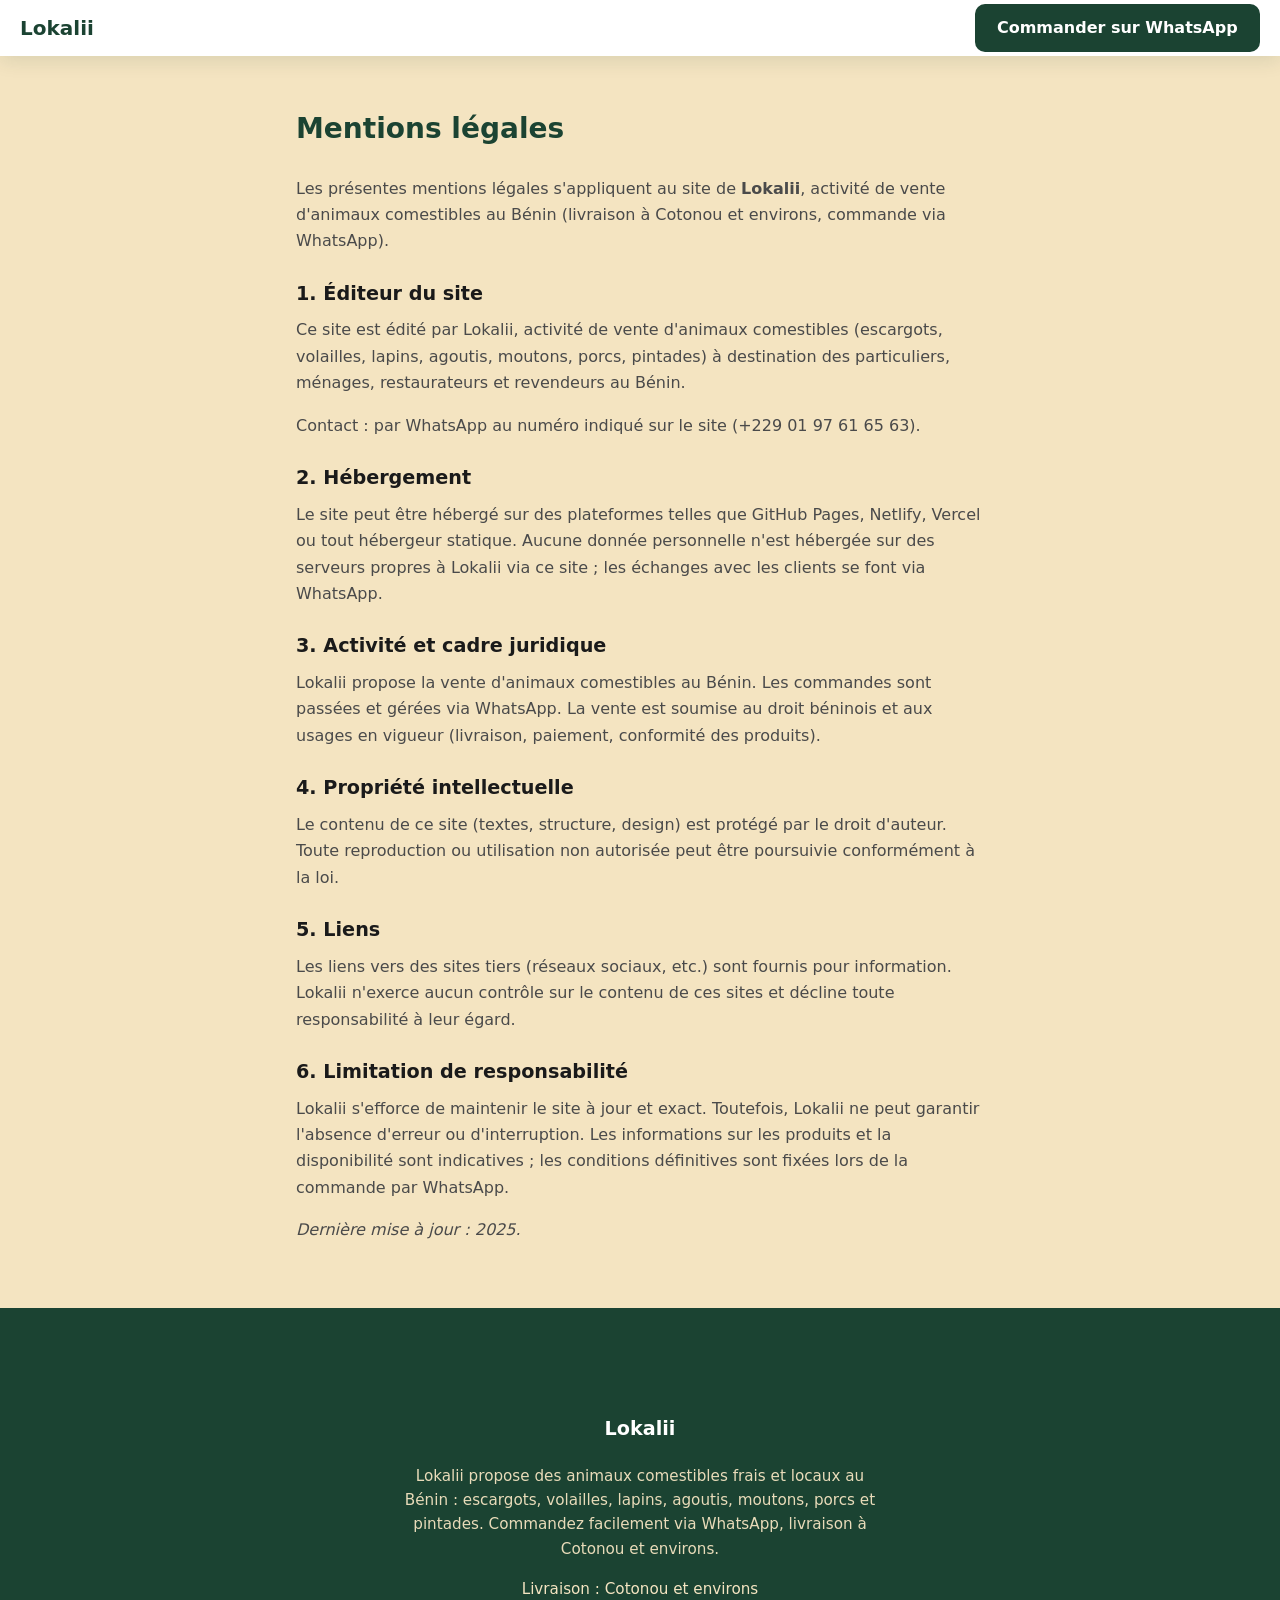
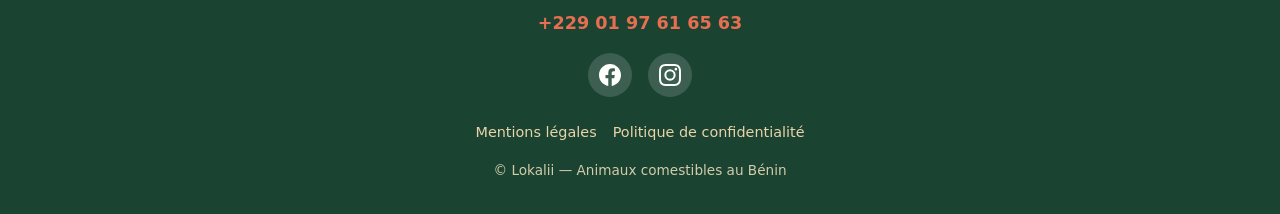
<file: mentions-legales.html>
<!DOCTYPE html>
<html lang="fr">
<head>
  <meta charset="UTF-8">
  <meta name="viewport" content="width=device-width, initial-scale=1.0">
  <meta name="description" content="Mentions légales — Lokalii, vente d'animaux comestibles au Bénin.">
  <title>Mentions légales — Lokalii</title>
  <link rel="stylesheet" href="style.css">
  <style>
    .legal-page { padding-top: calc(var(--nav-height) + 2rem); padding-bottom: 3rem; }
    .legal-page .container { max-width: 720px; }
    .legal-page h1 { font-size: 1.75rem; margin-bottom: 1.5rem; color: var(--green); }
    .legal-page h2 { font-size: 1.2rem; margin: 1.5rem 0 0.5rem; color: var(--text); }
    .legal-page p, .legal-page ul { margin: 0 0 1rem; color: var(--text-muted); line-height: 1.65; }
    .legal-page ul { padding-left: 1.25rem; }
  </style>
</head>
<body>
  <header class="navbar" id="navbar">
    <a href="index.html" class="navbar__logo">
      <span class="navbar__logo-wrap">
        <object data="images/logo.pdf" type="application/pdf" class="navbar__logo-pdf" aria-label="Lokalii" title="Lokalii"><span class="navbar__logo-text">Lokalii</span></object>
      </span>
    </a>
    <a href="https://wa.me/2290197616563?text=Bonjour%2C%20j'aimerais%20avoir%20des%20informations%20sur%20vos%20produits." class="navbar__cta btn btn--whatsapp" target="_blank" rel="noopener noreferrer" aria-label="Commander sur WhatsApp">Commander sur WhatsApp</a>
  </header>

  <main class="legal-page">
    <div class="container">
      <h1>Mentions légales</h1>
      <p>Les présentes mentions légales s'appliquent au site de <strong>Lokalii</strong>, activité de vente d'animaux comestibles au Bénin (livraison à Cotonou et environs, commande via WhatsApp).</p>

      <h2>1. Éditeur du site</h2>
      <p>Ce site est édité par Lokalii, activité de vente d'animaux comestibles (escargots, volailles, lapins, agoutis, moutons, porcs, pintades) à destination des particuliers, ménages, restaurateurs et revendeurs au Bénin.</p>
      <p>Contact : par WhatsApp au numéro indiqué sur le site (+229 01 97 61 65 63).</p>

      <h2>2. Hébergement</h2>
      <p>Le site peut être hébergé sur des plateformes telles que GitHub Pages, Netlify, Vercel ou tout hébergeur statique. Aucune donnée personnelle n'est hébergée sur des serveurs propres à Lokalii via ce site ; les échanges avec les clients se font via WhatsApp.</p>

      <h2>3. Activité et cadre juridique</h2>
      <p>Lokalii propose la vente d'animaux comestibles au Bénin. Les commandes sont passées et gérées via WhatsApp. La vente est soumise au droit béninois et aux usages en vigueur (livraison, paiement, conformité des produits).</p>

      <h2>4. Propriété intellectuelle</h2>
      <p>Le contenu de ce site (textes, structure, design) est protégé par le droit d'auteur. Toute reproduction ou utilisation non autorisée peut être poursuivie conformément à la loi.</p>

      <h2>5. Liens</h2>
      <p>Les liens vers des sites tiers (réseaux sociaux, etc.) sont fournis pour information. Lokalii n'exerce aucun contrôle sur le contenu de ces sites et décline toute responsabilité à leur égard.</p>

      <h2>6. Limitation de responsabilité</h2>
      <p>Lokalii s'efforce de maintenir le site à jour et exact. Toutefois, Lokalii ne peut garantir l'absence d'erreur ou d'interruption. Les informations sur les produits et la disponibilité sont indicatives ; les conditions définitives sont fixées lors de la commande par WhatsApp.</p>

      <p><em>Dernière mise à jour : 2025.</em></p>
    </div>
  </main>

  <footer class="footer">
    <div class="container">
      <a href="index.html" class="footer__logo">
        <object data="images/logo.pdf" type="application/pdf" class="footer__logo-pdf" aria-label="Lokalii" title="Lokalii"><span class="footer__logo-text">Lokalii</span></object>
      </a>
      <p class="footer__desc">Lokalii propose des animaux comestibles frais et locaux au Bénin : escargots, volailles, lapins, agoutis, moutons, porcs et pintades. Commandez facilement via WhatsApp, livraison à Cotonou et environs.</p>
      <p class="footer__zone">Livraison : Cotonou et environs</p>
      <a href="https://wa.me/2290197616563" class="footer__phone" target="_blank" rel="noopener noreferrer">+229 01 97 61 65 63</a>
      <div class="footer__social">
        <a href="https://www.facebook.com/share/18EAtzZrat/" target="_blank" rel="noopener noreferrer" class="footer__social-link" aria-label="Facebook">
          <svg width="22" height="22" viewBox="0 0 24 24" fill="currentColor" aria-hidden="true"><path d="M24 12.073c0-6.627-5.373-12-12-12s-12 5.373-12 12c0 5.99 4.388 10.954 10.125 11.854v-8.385H7.078v-3.47h3.047V9.43c0-3.007 1.792-4.669 4.533-4.669 1.312 0 2.686.235 2.686.235v2.953H15.83c-1.491 0-1.956.925-1.956 1.874v2.25h3.328l-.532 3.47h-2.796v8.385C19.612 23.027 24 18.062 24 12.073z"/></svg>
        </a>
        <a href="https://www.instagram.com/lokalii1/" target="_blank" rel="noopener noreferrer" class="footer__social-link" aria-label="Instagram">
          <svg width="22" height="22" viewBox="0 0 24 24" fill="currentColor" aria-hidden="true"><path d="M12 2.163c3.204 0 3.584.012 4.85.07 3.252.148 4.771 1.691 4.919 4.919.058 1.265.069 1.645.069 4.849 0 3.205-.012 3.584-.069 4.849-.149 3.225-1.664 4.771-4.919 4.919-1.266.058-1.644.07-4.85.07-3.204 0-3.584-.012-4.849-.07-3.26-.149-4.771-1.699-4.919-4.92-.058-1.265-.07-1.644-.07-4.849 0-3.204.013-3.583.07-4.849.149-3.227 1.664-4.771 4.919-4.919 1.266-.057 1.645-.069 4.849-.069zM12 0C8.741 0 8.333.014 7.053.072 2.695.272.273 2.69.073 7.052.014 8.333 0 8.741 0 12c0 3.259.014 3.668.072 4.948.2 4.358 2.618 6.78 6.98 6.98C8.333 23.986 8.741 24 12 24c3.259 0 3.668-.014 4.948-.072 4.354-.2 6.782-2.618 6.979-6.98.059-1.28.073-1.689.073-4.948 0-3.259-.014-3.667-.072-4.947-.196-4.354-2.617-6.78-6.979-6.98C15.668.014 15.259 0 12 0zm0 5.838a6.162 6.162 0 100 12.324 6.162 6.162 0 000-12.324zM12 16a4 4 0 110-8 4 4 0 010 8zm6.406-11.845a1.44 1.44 0 100 2.881 1.44 1.44 0 000-2.881z"/></svg>
        </a>
      </div>
      <nav class="footer__legal">
        <a href="mentions-legales.html">Mentions légales</a>
        <a href="politique-confidentialite.html">Politique de confidentialité</a>
      </nav>
      <p class="footer__copy">&copy; Lokalii — Animaux comestibles au Bénin</p>
    </div>
  </footer>

  <script src="script.js"></script>
</body>
</html>
</file>
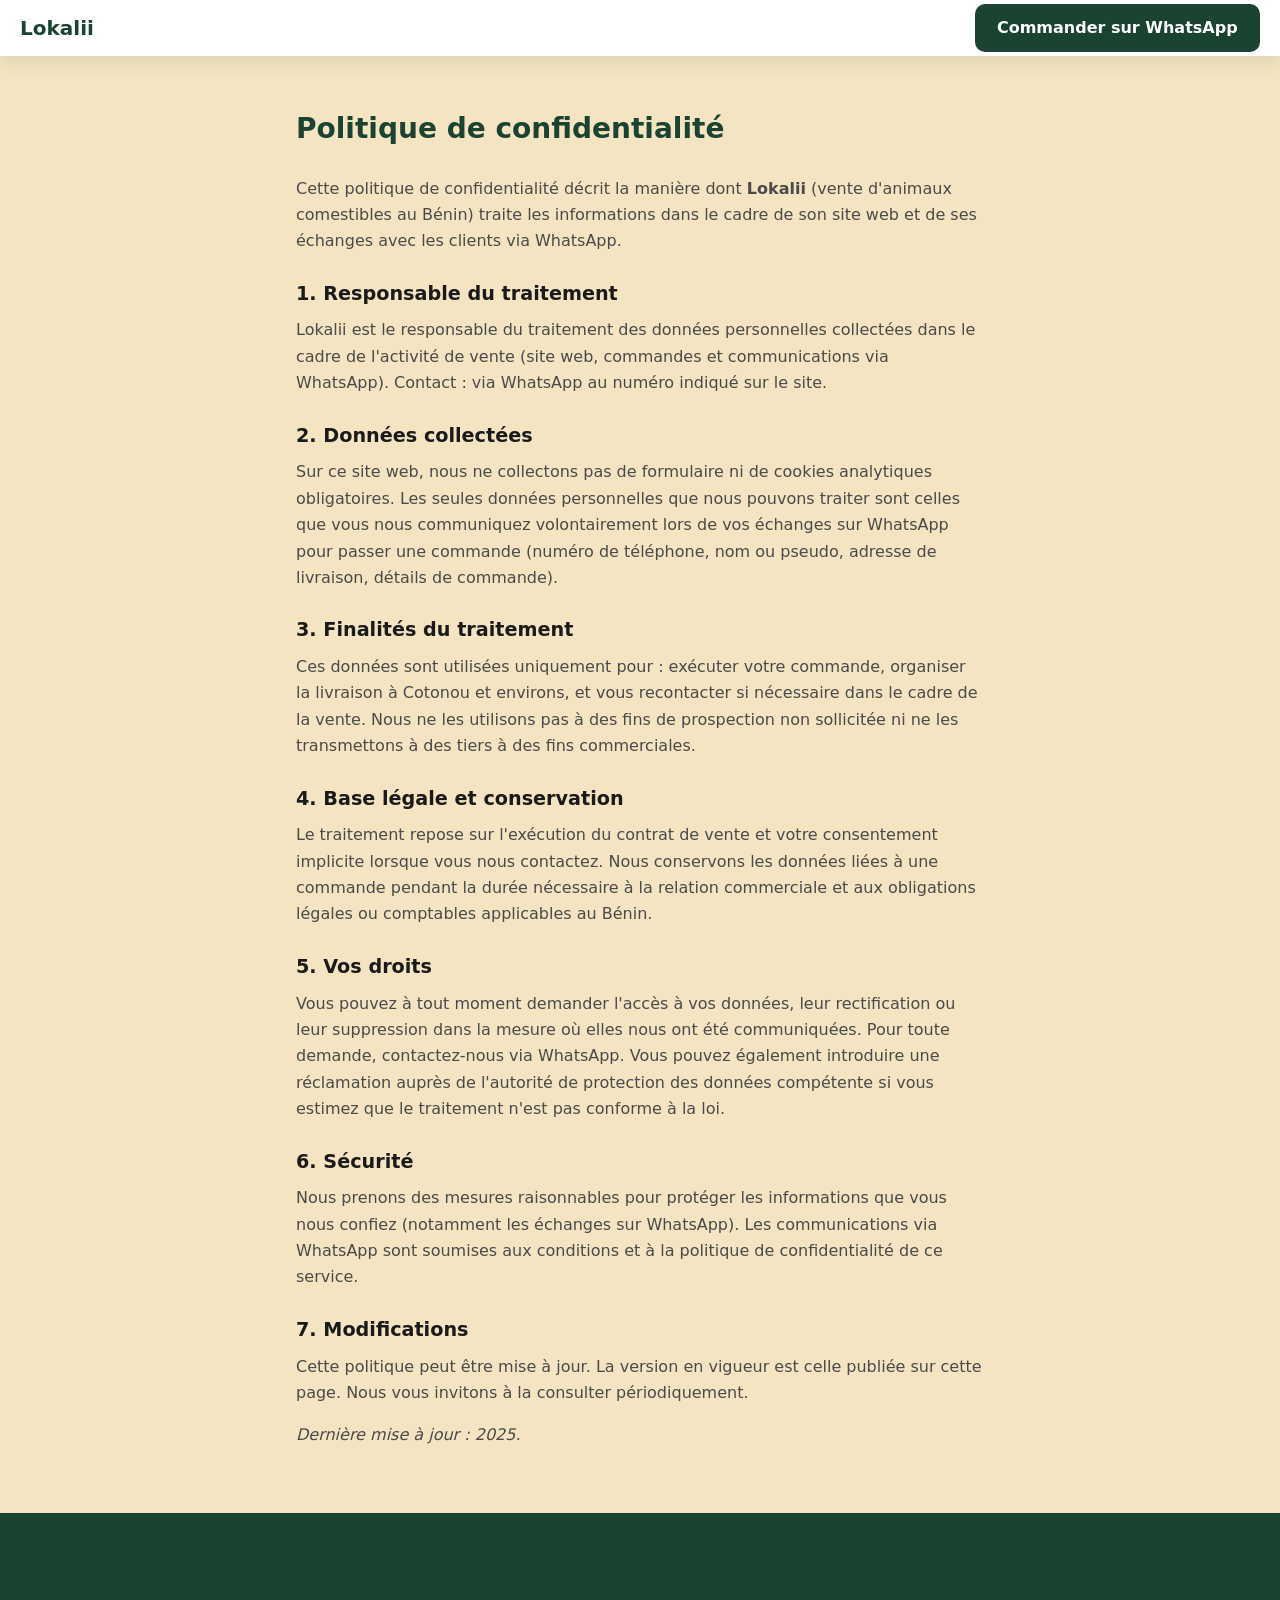
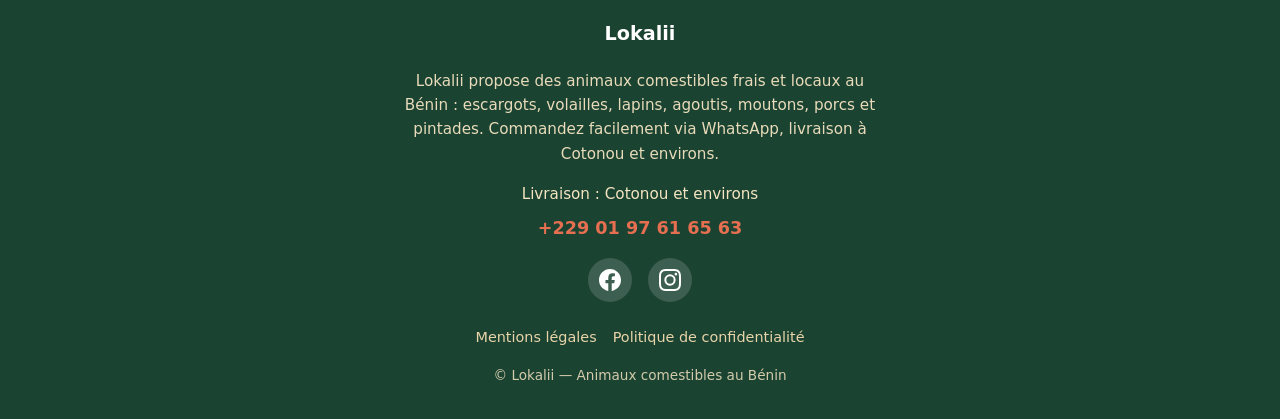
<file: politique-confidentialite.html>
<!DOCTYPE html>
<html lang="fr">
<head>
  <meta charset="UTF-8">
  <meta name="viewport" content="width=device-width, initial-scale=1.0">
  <meta name="description" content="Politique de confidentialité — Lokalii, vente d'animaux comestibles au Bénin.">
  <title>Politique de confidentialité — Lokalii</title>
  <link rel="stylesheet" href="style.css">
  <style>
    .legal-page { padding-top: calc(var(--nav-height) + 2rem); padding-bottom: 3rem; }
    .legal-page .container { max-width: 720px; }
    .legal-page h1 { font-size: 1.75rem; margin-bottom: 1.5rem; color: var(--green); }
    .legal-page h2 { font-size: 1.2rem; margin: 1.5rem 0 0.5rem; color: var(--text); }
    .legal-page p, .legal-page ul { margin: 0 0 1rem; color: var(--text-muted); line-height: 1.65; }
    .legal-page ul { padding-left: 1.25rem; }
  </style>
</head>
<body>
  <header class="navbar" id="navbar">
    <a href="index.html" class="navbar__logo">
      <span class="navbar__logo-wrap">
        <object data="images/logo.pdf" type="application/pdf" class="navbar__logo-pdf" aria-label="Lokalii" title="Lokalii"><span class="navbar__logo-text">Lokalii</span></object>
      </span>
    </a>
    <a href="https://wa.me/2290197616563?text=Bonjour%2C%20j'aimerais%20avoir%20des%20informations%20sur%20vos%20produits." class="navbar__cta btn btn--whatsapp" target="_blank" rel="noopener noreferrer" aria-label="Commander sur WhatsApp">Commander sur WhatsApp</a>
  </header>

  <main class="legal-page">
    <div class="container">
      <h1>Politique de confidentialité</h1>
      <p>Cette politique de confidentialité décrit la manière dont <strong>Lokalii</strong> (vente d'animaux comestibles au Bénin) traite les informations dans le cadre de son site web et de ses échanges avec les clients via WhatsApp.</p>

      <h2>1. Responsable du traitement</h2>
      <p>Lokalii est le responsable du traitement des données personnelles collectées dans le cadre de l'activité de vente (site web, commandes et communications via WhatsApp). Contact : via WhatsApp au numéro indiqué sur le site.</p>

      <h2>2. Données collectées</h2>
      <p>Sur ce site web, nous ne collectons pas de formulaire ni de cookies analytiques obligatoires. Les seules données personnelles que nous pouvons traiter sont celles que vous nous communiquez volontairement lors de vos échanges sur WhatsApp pour passer une commande (numéro de téléphone, nom ou pseudo, adresse de livraison, détails de commande).</p>

      <h2>3. Finalités du traitement</h2>
      <p>Ces données sont utilisées uniquement pour : exécuter votre commande, organiser la livraison à Cotonou et environs, et vous recontacter si nécessaire dans le cadre de la vente. Nous ne les utilisons pas à des fins de prospection non sollicitée ni ne les transmettons à des tiers à des fins commerciales.</p>

      <h2>4. Base légale et conservation</h2>
      <p>Le traitement repose sur l'exécution du contrat de vente et votre consentement implicite lorsque vous nous contactez. Nous conservons les données liées à une commande pendant la durée nécessaire à la relation commerciale et aux obligations légales ou comptables applicables au Bénin.</p>

      <h2>5. Vos droits</h2>
      <p>Vous pouvez à tout moment demander l'accès à vos données, leur rectification ou leur suppression dans la mesure où elles nous ont été communiquées. Pour toute demande, contactez-nous via WhatsApp. Vous pouvez également introduire une réclamation auprès de l'autorité de protection des données compétente si vous estimez que le traitement n'est pas conforme à la loi.</p>

      <h2>6. Sécurité</h2>
      <p>Nous prenons des mesures raisonnables pour protéger les informations que vous nous confiez (notamment les échanges sur WhatsApp). Les communications via WhatsApp sont soumises aux conditions et à la politique de confidentialité de ce service.</p>

      <h2>7. Modifications</h2>
      <p>Cette politique peut être mise à jour. La version en vigueur est celle publiée sur cette page. Nous vous invitons à la consulter périodiquement.</p>

      <p><em>Dernière mise à jour : 2025.</em></p>
    </div>
  </main>

  <footer class="footer">
    <div class="container">
      <a href="index.html" class="footer__logo">
        <object data="images/logo.pdf" type="application/pdf" class="footer__logo-pdf" aria-label="Lokalii" title="Lokalii"><span class="footer__logo-text">Lokalii</span></object>
      </a>
      <p class="footer__desc">Lokalii propose des animaux comestibles frais et locaux au Bénin : escargots, volailles, lapins, agoutis, moutons, porcs et pintades. Commandez facilement via WhatsApp, livraison à Cotonou et environs.</p>
      <p class="footer__zone">Livraison : Cotonou et environs</p>
      <a href="https://wa.me/2290197616563" class="footer__phone" target="_blank" rel="noopener noreferrer">+229 01 97 61 65 63</a>
      <div class="footer__social">
        <a href="https://www.facebook.com/share/18EAtzZrat/" target="_blank" rel="noopener noreferrer" class="footer__social-link" aria-label="Facebook">
          <svg width="22" height="22" viewBox="0 0 24 24" fill="currentColor" aria-hidden="true"><path d="M24 12.073c0-6.627-5.373-12-12-12s-12 5.373-12 12c0 5.99 4.388 10.954 10.125 11.854v-8.385H7.078v-3.47h3.047V9.43c0-3.007 1.792-4.669 4.533-4.669 1.312 0 2.686.235 2.686.235v2.953H15.83c-1.491 0-1.956.925-1.956 1.874v2.25h3.328l-.532 3.47h-2.796v8.385C19.612 23.027 24 18.062 24 12.073z"/></svg>
        </a>
        <a href="https://www.instagram.com/lokalii1/" target="_blank" rel="noopener noreferrer" class="footer__social-link" aria-label="Instagram">
          <svg width="22" height="22" viewBox="0 0 24 24" fill="currentColor" aria-hidden="true"><path d="M12 2.163c3.204 0 3.584.012 4.85.07 3.252.148 4.771 1.691 4.919 4.919.058 1.265.069 1.645.069 4.849 0 3.205-.012 3.584-.069 4.849-.149 3.225-1.664 4.771-4.919 4.919-1.266.058-1.644.07-4.85.07-3.204 0-3.584-.012-4.849-.07-3.26-.149-4.771-1.699-4.919-4.92-.058-1.265-.07-1.644-.07-4.849 0-3.204.013-3.583.07-4.849.149-3.227 1.664-4.771 4.919-4.919 1.266-.057 1.645-.069 4.849-.069zM12 0C8.741 0 8.333.014 7.053.072 2.695.272.273 2.69.073 7.052.014 8.333 0 8.741 0 12c0 3.259.014 3.668.072 4.948.2 4.358 2.618 6.78 6.98 6.98C8.333 23.986 8.741 24 12 24c3.259 0 3.668-.014 4.948-.072 4.354-.2 6.782-2.618 6.979-6.98.059-1.28.073-1.689.073-4.948 0-3.259-.014-3.667-.072-4.947-.196-4.354-2.617-6.78-6.979-6.98C15.668.014 15.259 0 12 0zm0 5.838a6.162 6.162 0 100 12.324 6.162 6.162 0 000-12.324zM12 16a4 4 0 110-8 4 4 0 010 8zm6.406-11.845a1.44 1.44 0 100 2.881 1.44 1.44 0 000-2.881z"/></svg>
        </a>
      </div>
      <nav class="footer__legal">
        <a href="mentions-legales.html">Mentions légales</a>
        <a href="politique-confidentialite.html">Politique de confidentialité</a>
      </nav>
      <p class="footer__copy">&copy; Lokalii — Animaux comestibles au Bénin</p>
    </div>
  </footer>

  <script src="script.js"></script>
</body>
</html>
</file>
<file: style.css>
/* ===== Variables & reset ===== */
:root {
  --green: #1B4332;
  --green-light: #2d6a4f;
  --orange: #E76F51;
  --orange-dark: #c55a3e;
  --cream: #F4E4C1;
  --cream-dark: #e8d4a8;
  --brown: #6B3A2A;
  --brown-light: #8b4a36;
  --text: #1a1a1a;
  --text-muted: #4a4a4a;
  --white: #fff;
  --shadow: 0 4px 20px rgba(27, 67, 50, 0.12);
  --shadow-hover: 0 8px 30px rgba(27, 67, 50, 0.18);
  --radius: 10px;
  --radius-lg: 16px;
  --container: min(100% - 2rem, 1000px);
  --nav-height: 56px;
  --section-padding: 100px;
}

*,
*::before,
*::after {
  box-sizing: border-box;
}

html {
  scroll-behavior: smooth;
}

body {
  margin: 0;
  font-family: system-ui, -apple-system, "Segoe UI", Roboto, sans-serif;
  font-size: 1rem;
  line-height: 1.6;
  color: var(--text);
  background: var(--cream);
  overflow-x: hidden;
}

img {
  max-width: 100%;
  height: auto;
  display: block;
}

a {
  color: var(--green);
  text-decoration: none;
}

a:focus-visible,
button:focus-visible {
  outline: 2px solid var(--orange);
  outline-offset: 2px;
}

/* ===== Layout ===== */
.container {
  width: var(--container);
  margin-inline: auto;
  padding-inline: 1rem;
}

.section {
  padding-top: var(--section-padding);
  padding-bottom: var(--section-padding);
}

.section-title {
  margin: 0 0 2rem;
  font-size: clamp(1.75rem, 4vw, 2.25rem);
  font-weight: 700;
  color: var(--text);
  text-align: center;
}

/* ===== Reveal animation ===== */
.reveal {
  opacity: 0;
  transform: translateY(28px);
  transition: opacity 0.6s ease-out, transform 0.6s ease-out;
}

.reveal.is-visible {
  opacity: 1;
  transform: translateY(0);
}

/* ===== Navbar ===== */
.navbar {
  position: fixed;
  top: 0;
  left: 0;
  right: 0;
  width: 100%;
  z-index: 9999;
  display: flex;
  align-items: center;
  justify-content: space-between;
  min-height: var(--nav-height);
  padding: 0 1.25rem;
  background: var(--white);
  box-shadow: var(--shadow);
  overflow: hidden;
  overflow-x: hidden;
  overflow-y: hidden;
  flex-shrink: 0;
}

.navbar::-webkit-scrollbar,
.navbar *::-webkit-scrollbar {
  display: none;
}

.navbar,
.navbar * {
  scrollbar-width: none;
  -ms-overflow-style: none;
}

.navbar__logo {
  display: inline-flex;
  align-items: center;
  flex-shrink: 0;
  font-size: 1.5rem;
  font-weight: 700;
  color: var(--green);
  text-decoration: none;
}

.navbar__logo-wrap {
  display: block;
  width: 95px;
  height: 40px;
  overflow: hidden !important;
  flex-shrink: 0;
}

.navbar__logo-wrap object {
  overflow: hidden !important;
}

.navbar__logo-pdf {
  display: block;
  width: 95px;
  height: 40px;
  pointer-events: none;
  object-fit: contain;
}

.navbar__logo-text {
  display: inline-block;
  font-size: 1.25rem;
  font-weight: 700;
  color: var(--green);
}

.navbar__cta {
  padding: 0.6rem 1rem;
  font-size: 0.95rem;
  font-weight: 600;
  border-radius: var(--radius);
  white-space: nowrap;
}

/* ===== Buttons ===== */
.btn {
  display: inline-flex;
  align-items: center;
  justify-content: center;
  padding: 0.7rem 1.4rem;
  font-size: 1rem;
  font-weight: 600;
  border: none;
  border-radius: var(--radius);
  cursor: pointer;
  transition: background 0.2s, transform 0.15s;
}

.btn--primary {
  background: var(--orange);
  color: var(--white);
}

.btn--primary:hover {
  background: var(--orange-dark);
}

.btn--primary:active {
  transform: scale(0.98);
}

.btn--whatsapp {
  background: var(--green);
  color: var(--white);
}

.btn--whatsapp:hover {
  background: var(--green-light);
}

.btn--large {
  padding: 1rem 2rem;
  font-size: 1.1rem;
}

/* ===== Hero ===== */
.hero {
  position: relative;
  min-height: 100vh;
  display: flex;
  flex-direction: column;
  justify-content: center;
  align-items: center;
  padding-top: calc(var(--nav-height) + 1rem);
  padding-bottom: 0;
  text-align: center;
  overflow: hidden;
}

.hero__bg {
  position: absolute;
  inset: 0;
  background: linear-gradient(135deg, var(--green) 0%, var(--green-light) 50%, var(--brown) 100%);
  background-image: url("images/hero.png");
  background-size: cover;
  background-position: center;
  background-repeat: no-repeat;
}

.hero__overlay {
  position: absolute;
  inset: 0;
  background: linear-gradient(180deg, rgba(27, 67, 50, 0.7) 0%, rgba(27, 67, 50, 0.85) 100%);
}

.hero__content {
  position: relative;
  z-index: 1;
  padding: 2rem 1rem 3rem;
}

.hero__title {
  margin: 0 0 1.25rem;
  font-size: clamp(1.75rem, 5vw, 2.75rem);
  font-weight: 700;
  color: var(--white);
  line-height: 1.2;
  text-shadow: 0 2px 12px rgba(0, 0, 0, 0.3);
}

.hero__subtitle {
  margin: 0 0 2rem;
  font-size: clamp(1rem, 2.5vw, 1.2rem);
  color: rgba(255, 255, 255, 0.95);
  line-height: 1.5;
  max-width: 520px;
  margin-inline: auto;
}

.hero .btn--large {
  margin: 0;
}

.hero__marquee-wrap {
  position: relative;
  z-index: 1;
  width: 100%;
  padding: 1rem 0;
  background: rgba(0, 0, 0, 0.35);
  overflow: hidden;
}

.hero__marquee {
  display: flex;
  align-items: center;
  gap: 0.75rem;
  animation: marquee 25s linear infinite;
  white-space: nowrap;
}

.hero__marquee span {
  color: var(--cream);
  font-size: 0.95rem;
  font-weight: 500;
}

@keyframes marquee {
  0% { transform: translateX(0); }
  100% { transform: translateX(-50%); }
}

/* ===== Products ===== */
.products {
  position: relative;
  background: var(--white);
  background-image: url("images/section-products.jpg");
  background-size: cover;
  background-position: center;
  background-attachment: scroll;
}

.products::before {
  content: "";
  position: absolute;
  inset: 0;
  background: rgba(255, 255, 255, 0.48);
  z-index: 0;
}

.products .container {
  position: relative;
  z-index: 1;
}

.products__filters {
  display: flex;
  flex-wrap: wrap;
  justify-content: center;
  gap: 0.5rem;
  margin-bottom: 2rem;
}

.products__filter {
  padding: 0.5rem 1rem;
  font-size: 0.95rem;
  font-weight: 600;
  color: var(--green);
  background: var(--cream);
  border: 2px solid transparent;
  border-radius: var(--radius);
  cursor: pointer;
  transition: background 0.2s, border-color 0.2s;
}

.products__filter:hover {
  background: var(--cream-dark);
}

.products__filter.is-active {
  background: var(--green);
  color: var(--white);
  border-color: var(--green);
}

.products__grid {
  display: grid;
  grid-template-columns: 1fr;
  gap: 1.75rem;
}

@media (min-width: 480px) {
  .products__grid {
    grid-template-columns: repeat(2, 1fr);
  }
}

@media (min-width: 768px) {
  .products__grid {
    grid-template-columns: repeat(3, 1fr);
    gap: 2rem;
  }
}

.product-card {
  background: var(--cream);
  border-radius: var(--radius-lg);
  overflow: hidden;
  box-shadow: var(--shadow);
  transition: box-shadow 0.3s, transform 0.2s;
}

.product-card:hover {
  box-shadow: var(--shadow-hover);
  transform: translateY(-2px);
}

.product-card.is-hidden {
  display: none;
}

.product-card__img-wrap {
  position: relative;
  height: 200px;
  background: linear-gradient(135deg, var(--green) 0%, var(--green-light) 100%);
  overflow: hidden;
}

.product-card__img {
  width: 100%;
  height: 100%;
  object-fit: cover;
}

.product-card__img-fallback {
  position: absolute;
  inset: 0;
  display: none;
  align-items: center;
  justify-content: center;
  color: var(--white);
  font-size: 1.25rem;
  font-weight: 700;
}

.product-card__img-fallback.is-visible {
  display: flex;
}

.product-card__body {
  padding: 1.5rem;
}

.product-card__name {
  margin: 0 0 0.5rem;
  font-size: 1.25rem;
  font-weight: 700;
  color: var(--text);
}

.product-card__desc {
  margin: 0 0 0.75rem;
  font-size: 0.95rem;
  color: var(--text-muted);
  line-height: 1.5;
}

.product-card__price {
  margin: 0 0 1rem;
  font-size: 0.9rem;
  font-weight: 600;
  color: var(--brown);
}

.product-card__btn {
  width: 100%;
}

/* ===== Why us ===== */
.why-us {
  position: relative;
  background: var(--cream);
  background-image: url("images/section-why.jpg");
  background-size: cover;
  background-position: center;
  background-attachment: scroll;
}

.why-us::before {
  content: "";
  position: absolute;
  inset: 0;
  background: rgba(244, 228, 193, 0.42);
  z-index: 0;
}

.why-us .container {
  position: relative;
  z-index: 1;
}

.why-us__grid {
  display: grid;
  grid-template-columns: 1fr;
  gap: 1.5rem;
}

@media (min-width: 500px) {
  .why-us__grid {
    grid-template-columns: repeat(2, 1fr);
  }
}

@media (min-width: 900px) {
  .why-us__grid {
    grid-template-columns: repeat(3, 1fr);
    gap: 2rem;
  }
}

.why-us__item {
  text-align: center;
  padding: 2rem 1.25rem;
  background: var(--white);
  border-radius: var(--radius-lg);
  box-shadow: var(--shadow);
  transition: transform 0.2s;
}

.why-us__item:hover {
  transform: translateY(-4px);
}

.why-us__icon {
  margin: 0 auto 1rem;
  color: var(--orange);
}

.why-us__icon svg {
  margin: 0 auto;
}

.why-us__title {
  margin: 0 0 0.5rem;
  font-size: 1.15rem;
  font-weight: 700;
  color: var(--text);
}

.why-us__text {
  margin: 0;
  font-size: 0.95rem;
  color: var(--text-muted);
  line-height: 1.5;
}

/* ===== How it works ===== */
.how-it-works {
  position: relative;
  background: var(--white);
  background-image: url("images/section-how.jpg");
  background-size: cover;
  background-position: center;
  background-attachment: scroll;
}

.how-it-works::before {
  content: "";
  position: absolute;
  inset: 0;
  background: rgba(255, 255, 255, 0.45);
  z-index: 0;
}

.how-it-works .container {
  position: relative;
  z-index: 1;
}

.how-it-works__track {
  display: flex;
  flex-wrap: wrap;
  align-items: flex-start;
  justify-content: center;
  gap: 0.75rem 1rem;
}

@media (min-width: 900px) {
  .how-it-works__track {
    flex-wrap: nowrap;
    gap: 0;
  }
}

.how-it-works__step {
  flex: 1 1 100%;
  max-width: 260px;
  text-align: center;
  padding: 2rem 1.25rem;
  background: var(--cream);
  border-radius: var(--radius-lg);
  box-shadow: var(--shadow);
}

@media (min-width: 900px) {
  .how-it-works__step {
    flex: 1 1 0;
    max-width: none;
  }
}

.how-it-works__num {
  display: inline-flex;
  align-items: center;
  justify-content: center;
  width: 2.75rem;
  height: 2.75rem;
  margin-bottom: 0.5rem;
  font-size: 1.25rem;
  font-weight: 700;
  color: var(--white);
  background: var(--orange);
  border-radius: 50%;
}

.how-it-works__icon {
  font-size: 2rem;
  margin-bottom: 0.5rem;
  line-height: 1;
}

.how-it-works__title {
  margin: 0 0 0.5rem;
  font-size: 1.1rem;
  font-weight: 700;
  color: var(--text);
}

.how-it-works__text {
  margin: 0;
  font-size: 0.9rem;
  color: var(--text-muted);
  line-height: 1.5;
}

.how-it-works__arrow {
  display: none;
  font-size: 1.5rem;
  color: var(--orange);
  align-self: center;
}

@media (min-width: 900px) {
  .how-it-works__arrow {
    display: block;
    flex-shrink: 0;
    padding: 0 0.5rem;
  }
}

/* ===== Stats ===== */
.stats {
  position: relative;
  background: linear-gradient(135deg, var(--green) 0%, var(--green-light) 100%);
  background-image: url("images/section-stats.jpg");
  background-size: cover;
  background-position: center;
  background-attachment: scroll;
  color: var(--white);
}

.stats::before {
  content: "";
  position: absolute;
  inset: 0;
  background: rgba(27, 67, 50, 0.38);
  z-index: 0;
}

.stats .container {
  position: relative;
  z-index: 1;
}

.stats__intro {
  text-align: center;
  font-size: 1.1rem;
  max-width: 560px;
  margin: 0 auto 1rem;
  opacity: 0.95;
}

.stats__title {
  color: var(--white);
  margin-bottom: 2rem;
}

.stats__grid {
  display: grid;
  grid-template-columns: repeat(2, 1fr);
  gap: 1.5rem;
  margin-bottom: 2rem;
}

@media (min-width: 480px) {
  .stats__grid {
    grid-template-columns: repeat(4, 1fr);
  }
}

.stats__item {
  text-align: center;
  padding: 1.5rem 0.5rem;
}

.stats__value {
  display: block;
  font-size: clamp(1.75rem, 4vw, 2.5rem);
  font-weight: 700;
  line-height: 1.2;
}

.stats__label {
  display: block;
  font-size: 0.9rem;
  opacity: 0.95;
}

.stats__cta {
  text-align: center;
}

.stats__cta .btn {
  background: var(--orange);
  color: var(--white);
}

.stats__cta .btn:hover {
  background: var(--orange-dark);
}

/* ===== Testimonials ===== */
.testimonials {
  position: relative;
  background: var(--cream);
  background-image: url("images/section-testimonials.jpg");
  background-size: cover;
  background-position: center;
  background-attachment: scroll;
}

.testimonials::before {
  content: "";
  position: absolute;
  inset: 0;
  background: rgba(244, 228, 193, 0.40);
  z-index: 0;
}

.testimonials .container {
  position: relative;
  z-index: 1;
}

.testimonials__grid {
  display: grid;
  grid-template-columns: 1fr;
  gap: 2rem;
}

@media (min-width: 600px) {
  .testimonials__grid {
    grid-template-columns: repeat(2, 1fr);
  }
}

@media (min-width: 900px) {
  .testimonials__grid {
    grid-template-columns: repeat(4, 1fr);
  }
}

.testimonial {
  margin: 0;
  padding: 1.75rem;
  background: var(--white);
  border-radius: var(--radius-lg);
  border-left: 4px solid var(--orange);
  box-shadow: var(--shadow);
}

.testimonial__avatar-wrap {
  position: relative;
  width: 56px;
  height: 56px;
  margin-bottom: 0.75rem;
  border-radius: 50%;
  overflow: hidden;
  background: var(--cream-dark);
}

.testimonial__avatar {
  width: 100%;
  height: 100%;
  object-fit: cover;
}

.testimonial__avatar-fallback {
  position: absolute;
  inset: 0;
  display: none;
  align-items: center;
  justify-content: center;
  font-size: 0.9rem;
  font-weight: 700;
  color: var(--brown);
}

.testimonial__avatar-fallback.is-visible {
  display: flex;
}

.testimonial__stars {
  color: var(--orange);
  font-size: 1rem;
  letter-spacing: 0.05em;
  margin-bottom: 0.5rem;
}

.testimonial__text {
  margin: 0 0 1rem;
  font-size: 0.95rem;
  font-style: italic;
  color: var(--text);
  line-height: 1.55;
}

.testimonial__author {
  font-size: 0.85rem;
  color: var(--text-muted);
  font-style: normal;
}

/* ===== FAQ ===== */
.faq {
  position: relative;
  background: var(--white);
  background-image: url("images/section-faq.jpg");
  background-size: cover;
  background-position: center;
  background-attachment: scroll;
}

.faq::before {
  content: "";
  position: absolute;
  inset: 0;
  background: rgba(255, 255, 255, 0.48);
  z-index: 0;
}

.faq .container {
  position: relative;
  z-index: 1;
}

.faq__list {
  max-width: 40rem;
  margin: 0 auto;
}

.faq__item {
  margin-bottom: 0.75rem;
  background: var(--cream);
  border-radius: var(--radius);
  box-shadow: 0 2px 8px rgba(27, 67, 50, 0.06);
  overflow: hidden;
  transition: box-shadow 0.2s;
}

.faq__item:hover {
  box-shadow: var(--shadow);
}

.faq__question {
  padding: 1.15rem 1.35rem;
  font-size: 1.05rem;
  font-weight: 600;
  color: var(--text);
  cursor: pointer;
  list-style: none;
}

.faq__question::-webkit-details-marker {
  display: none;
}

.faq__question::after {
  content: "+";
  float: right;
  font-weight: 700;
  color: var(--orange);
  font-size: 1.25rem;
}

.faq__item[open] .faq__question::after {
  content: "−";
}

.faq__answer {
  margin: 0;
  padding: 0 1.35rem 1.15rem;
  font-size: 0.98rem;
  color: var(--text-muted);
  line-height: 1.6;
  border-top: 1px solid var(--cream-dark);
}

/* ===== CTA final ===== */
.cta-final {
  position: relative;
  background: linear-gradient(135deg, var(--brown) 0%, var(--brown-light) 100%);
  background-image: url("images/section-cta.jpg");
  background-size: cover;
  background-position: center;
  background-attachment: scroll;
  color: var(--white);
  text-align: center;
}

.cta-final::before {
  content: "";
  position: absolute;
  inset: 0;
  background: rgba(107, 58, 42, 0.35);
  z-index: 0;
}

.cta-final .container {
  position: relative;
  z-index: 1;
}

.cta-final__title {
  margin: 0 0 0.75rem;
  font-size: clamp(1.75rem, 4vw, 2.5rem);
  font-weight: 700;
  color: var(--white);
}

.cta-final__subtitle {
  margin: 0 auto 2rem;
  font-size: 1.1rem;
  opacity: 0.95;
  max-width: 480px;
}

.cta-final__btn {
  margin: 0;
}

/* ===== Footer ===== */
.footer {
  padding: var(--section-padding) 0 2rem;
  background: var(--green);
  color: var(--cream);
  text-align: center;
}

.footer__logo {
  display: inline-flex;
  align-items: center;
  justify-content: center;
  font-size: 1.5rem;
  font-weight: 700;
  color: var(--white);
  margin-bottom: 1rem;
  text-decoration: none;
}

.footer__logo-pdf {
  display: block;
  height: 40px;
  width: auto;
  max-width: 140px;
  pointer-events: none;
  object-fit: contain;
}

.footer__logo-text {
  display: inline-block;
  font-size: 1.2rem;
  font-weight: 700;
  color: var(--white);
}

.footer__desc {
  max-width: 480px;
  margin: 0 auto 1rem;
  font-size: 0.95rem;
  line-height: 1.6;
  opacity: 0.95;
}

.footer__zone {
  margin: 0 0 0.5rem;
  font-size: 0.95rem;
}

.footer__phone {
  display: inline-block;
  font-size: 1.1rem;
  font-weight: 700;
  color: var(--orange);
  margin-bottom: 1rem;
}

.footer__phone:hover {
  color: var(--cream);
  text-decoration: underline;
}

.footer__social {
  display: flex;
  justify-content: center;
  gap: 1rem;
  margin-bottom: 1.5rem;
}

.footer__social-link {
  display: inline-flex;
  align-items: center;
  justify-content: center;
  width: 44px;
  height: 44px;
  background: rgba(255, 255, 255, 0.15);
  border-radius: 50%;
  color: var(--white);
  font-size: 1.25rem;
  transition: background 0.2s;
}

.footer__social-link:hover {
  background: var(--orange);
}

.footer__social-link svg {
  flex-shrink: 0;
}

.footer__legal {
  display: flex;
  flex-wrap: wrap;
  justify-content: center;
  gap: 1rem;
  margin-bottom: 1rem;
  font-size: 0.9rem;
}

.footer__legal a {
  color: var(--cream-dark);
}

.footer__legal a:hover {
  color: var(--white);
}

.footer__copy {
  margin: 0;
  font-size: 0.85rem;
  opacity: 0.85;
}

/* ===== Floating WhatsApp ===== */
.whatsapp-float {
  position: fixed;
  bottom: 1.25rem;
  right: 1.25rem;
  z-index: 999;
  display: none;
  padding: 0.75rem 1.25rem;
  background: var(--green);
  color: var(--white);
  font-weight: 600;
  font-size: 0.95rem;
  border-radius: 50px;
  box-shadow: var(--shadow-hover);
  transition: background 0.2s, transform 0.15s;
}

.whatsapp-float:hover {
  background: var(--green-light);
  color: var(--white);
  transform: scale(1.05);
}

@media (max-width: 768px) {
  .whatsapp-float {
    display: inline-flex;
    align-items: center;
    justify-content: center;
  }
}
</file>
